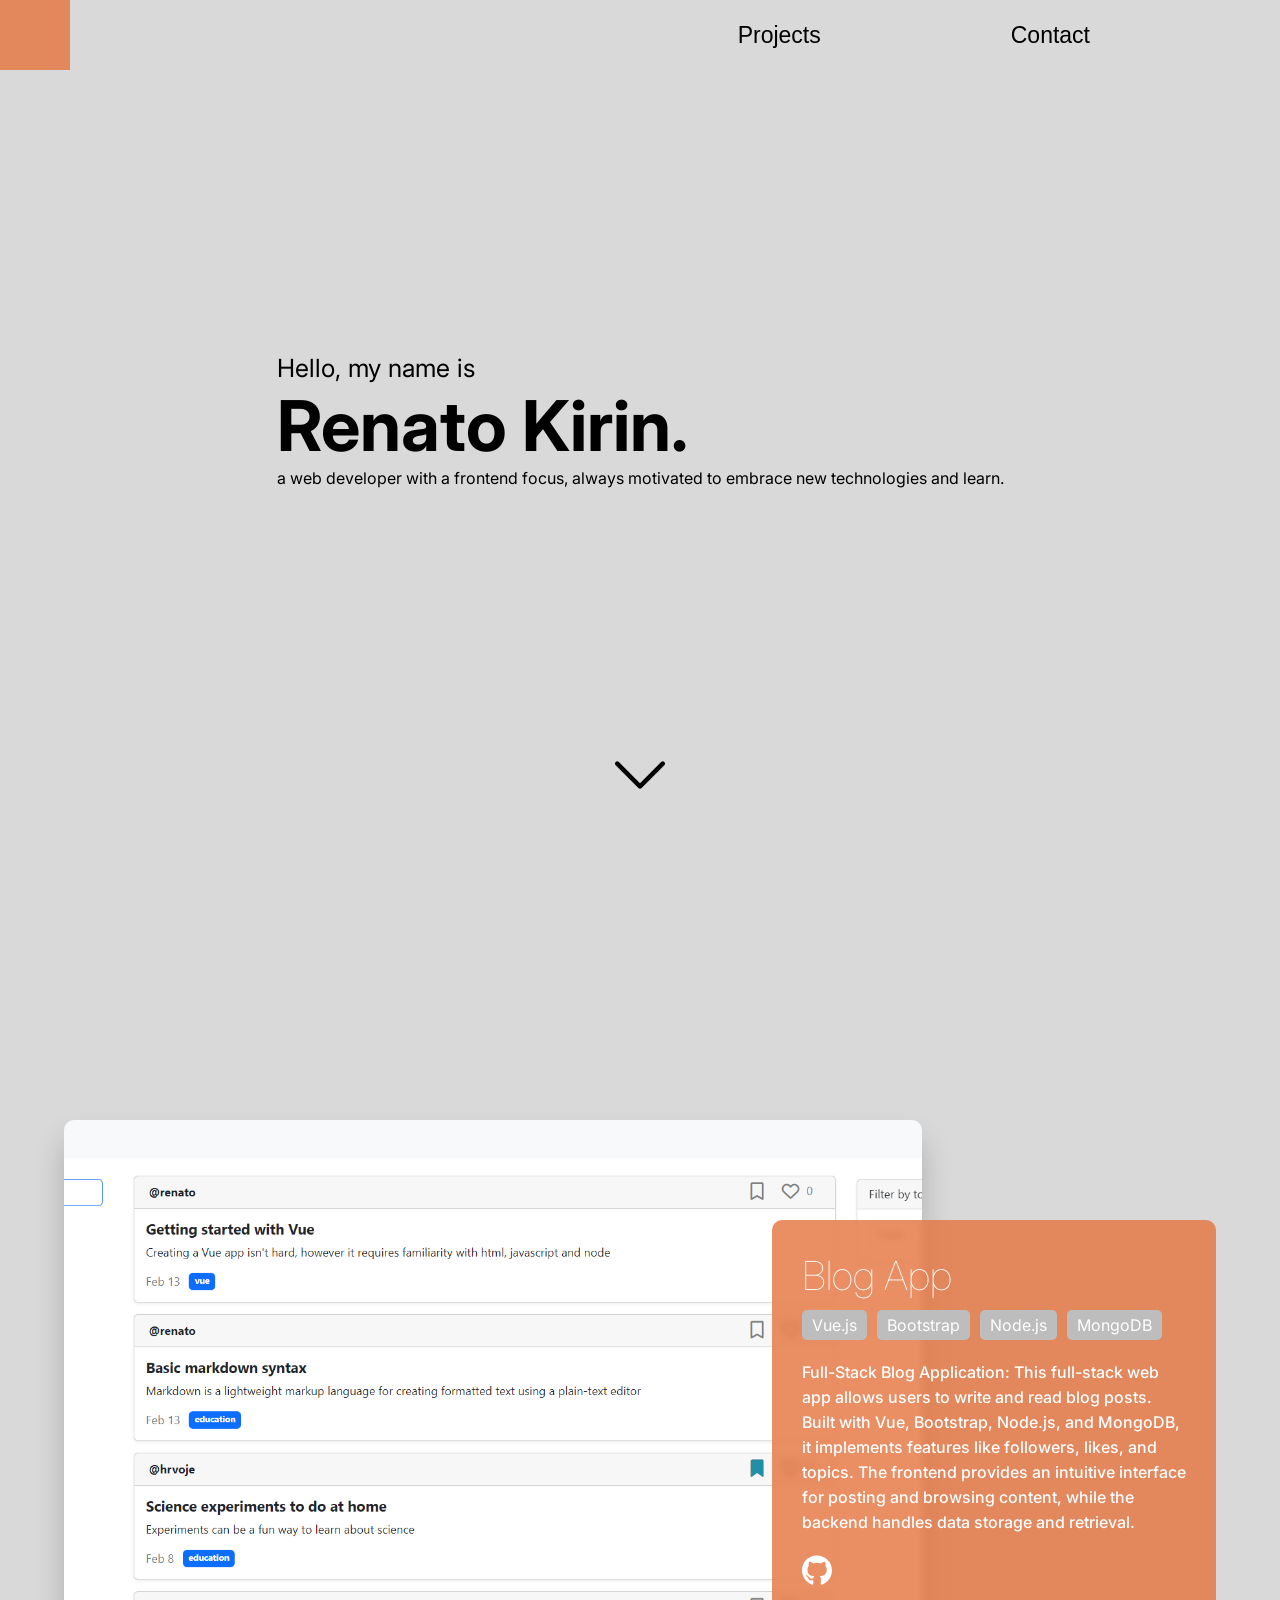
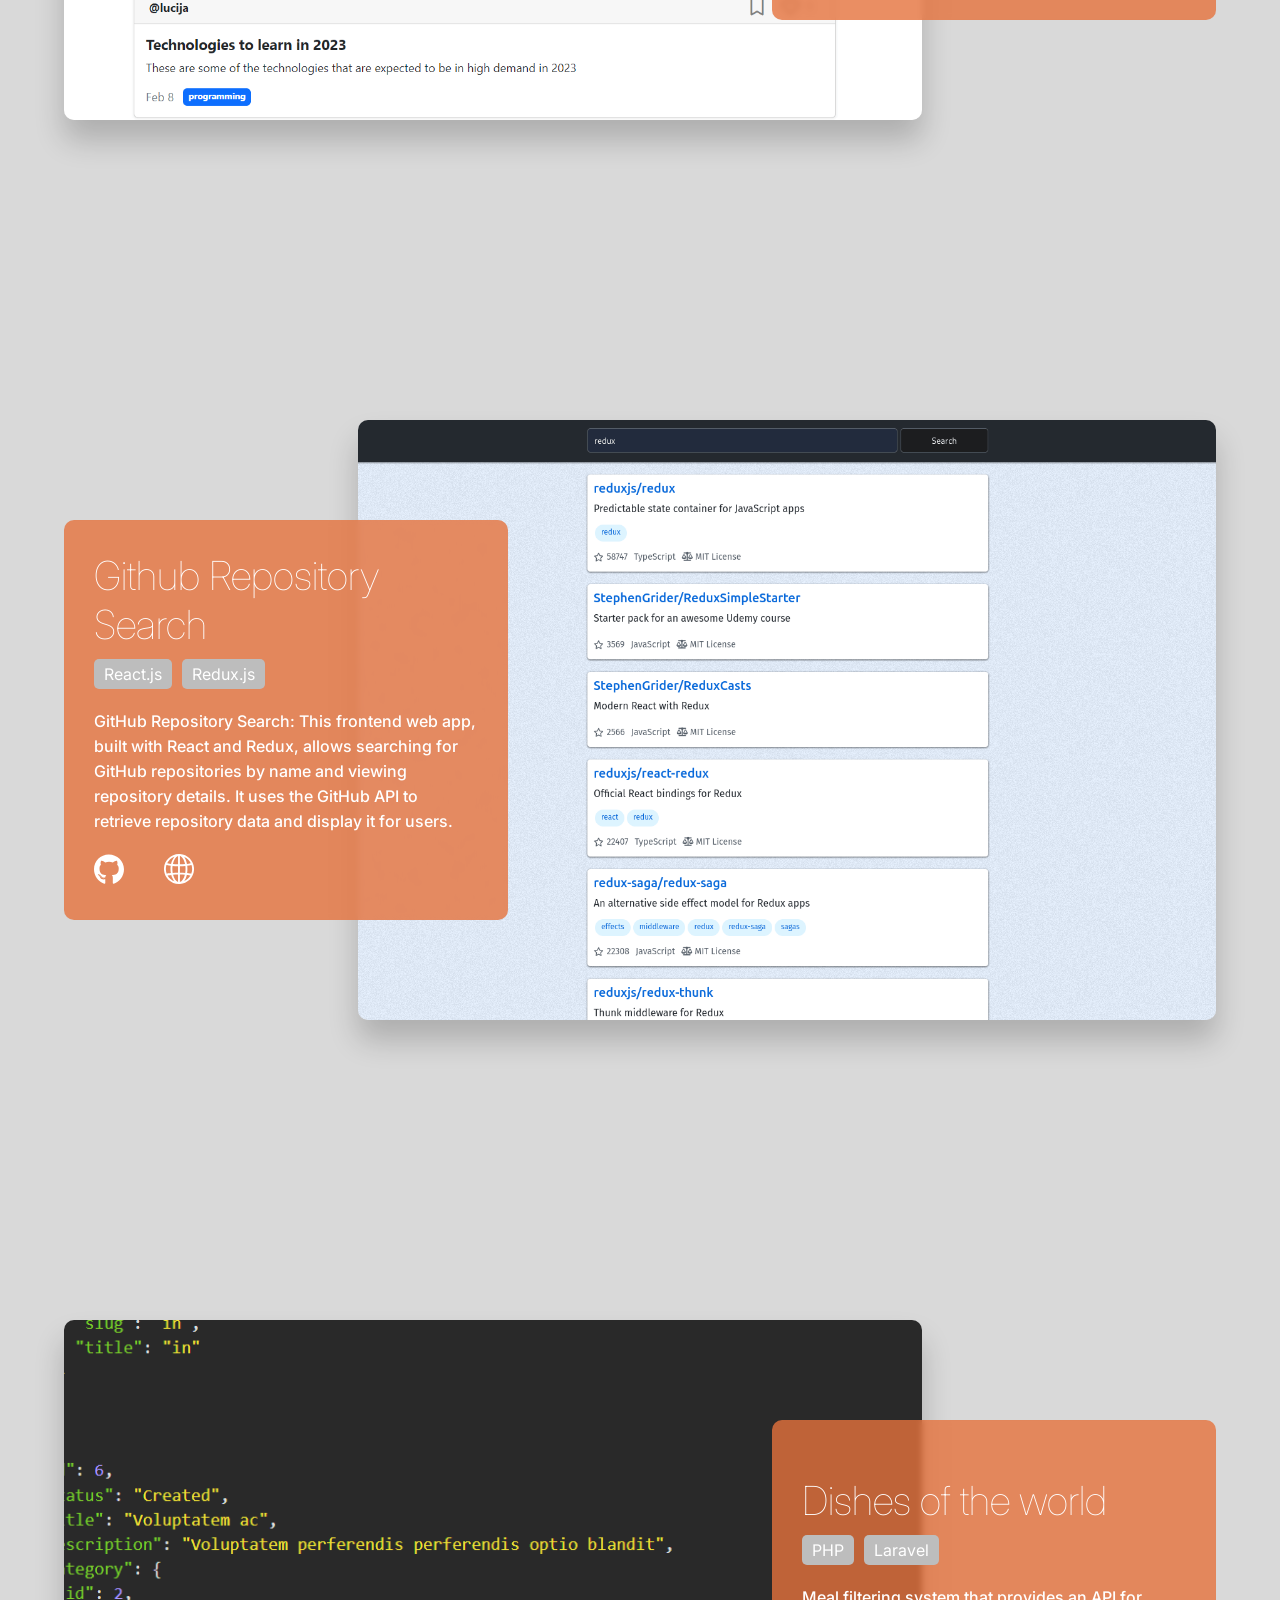
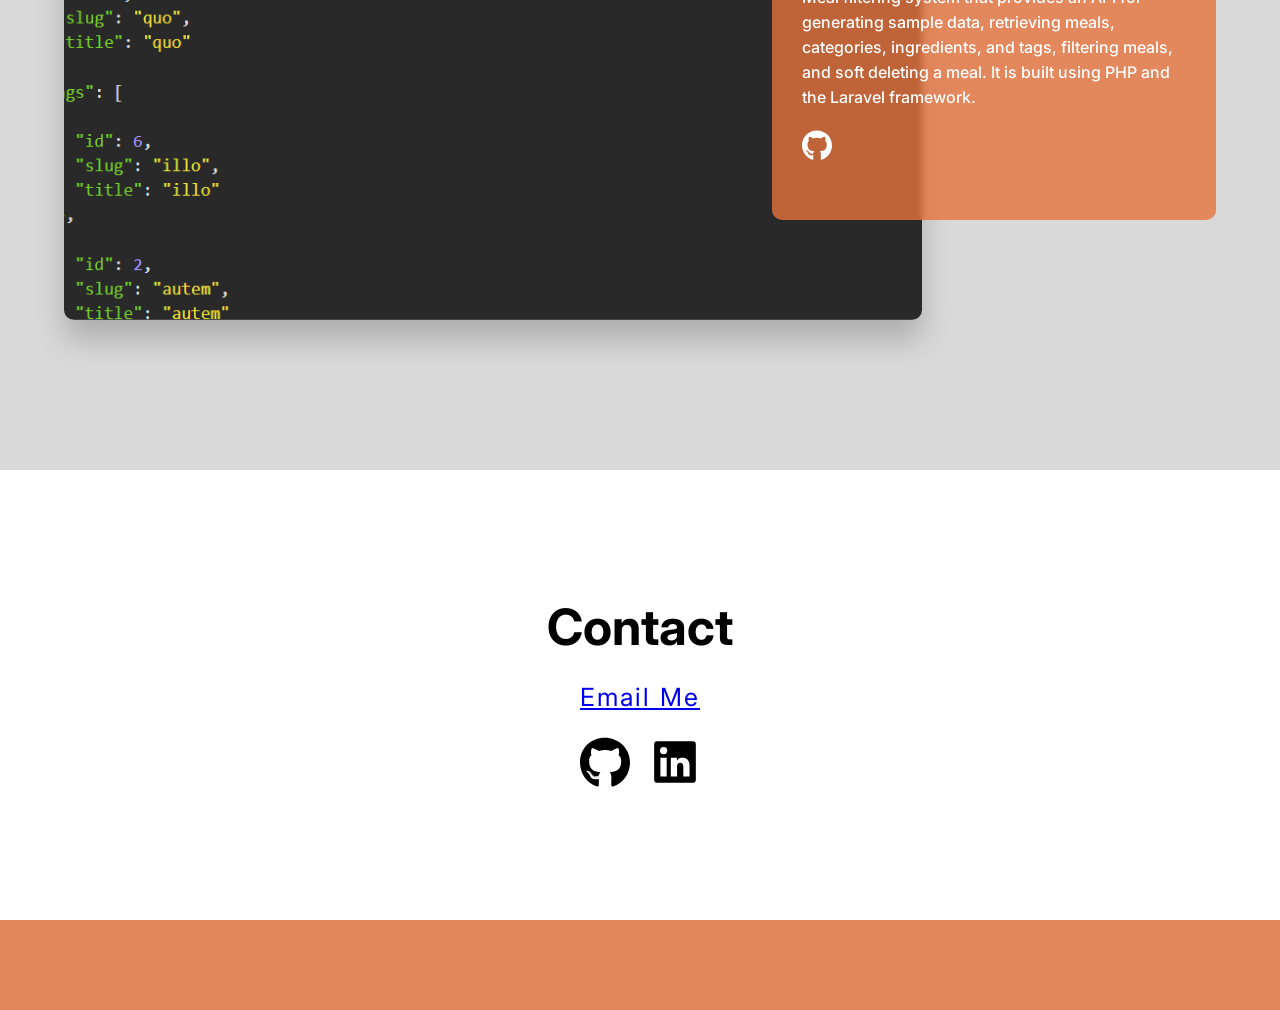
<file: index.html>
<!DOCTYPE html>
<html lang="en">

<head>
    <meta charset="UTF-8">
    <meta name="viewport" content="width=device-width, initial-scale=1.0">
    <title>Renato Kirin</title>
    <link rel="stylesheet" href="style.css">
    <script defer src="animations.js"></script>
</head>

<body>

    <div id="navbar" class="nav">
        <button onclick="scrollToIntro()" class="btn-home"></button>
        <button onclick="scrollToProjects()" class="btn-projects">Projects</button>
        <button onclick="scrollToContact()" class="btn-contact">Contact</button>
    </div>


    <section id="intro-scroll">

        <div class="intro">
            <div>Hello, my name is</div>
            <h1>Renato Kirin.</h1>
            <p>a web developer with a frontend focus, always motivated to embrace new technologies and learn.</p>

        </div>
        <svg class="arrow" style="margin-bottom: 300px;" fill="#000000" height="50px" width="50px" version="1.1"
            id="Layer_1" xmlns="http://www.w3.org/2000/svg" xmlns:xlink="http://www.w3.org/1999/xlink"
            viewBox="0 0 330 330" xml:space="preserve">
            <g id="SVGRepo_bgCarrier" stroke-width="0"></g>
            <g id="SVGRepo_tracerCarrier" stroke-linecap="round" stroke-linejoin="round"></g>
            <g id="SVGRepo_iconCarrier">
                <path id="XMLID_225_"
                    d="M325.607,79.393c-5.857-5.857-15.355-5.858-21.213,0.001l-139.39,139.393L25.607,79.393 c-5.857-5.857-15.355-5.858-21.213,0.001c-5.858,5.858-5.858,15.355,0,21.213l150.004,150c2.813,2.813,6.628,4.393,10.606,4.393 s7.794-1.581,10.606-4.394l149.996-150C331.465,94.749,331.465,85.251,325.607,79.393z">
                </path>
            </g>
        </svg>



    </section>


    <section id="projects-scroll">
        <div class="project-container">
            <div class="left pr-2"></div>

            <div class="card pos-right">
                <div class="content">
                    <h1>Blog App</h1>
                    <div class="skills">
                        <div class="skill">
                            Vue.js
                        </div>
                        <div class="skill">
                            Bootstrap
                        </div>
                        <div class="skill">
                            Node.js
                        </div>
                        <div class="skill">
                            MongoDB
                        </div>
                    </div>
                    <p>
                        Full-Stack Blog Application: This full-stack web app allows users to write and read blog posts.
                        Built with Vue, Bootstrap, Node.js, and MongoDB, it implements features like followers, likes,
                        and topics. The frontend provides an intuitive interface for posting and browsing content, while
                        the backend handles data storage and retrieval.
                    </p>

                    <div class="project-links">
                        <a href="https://github.com/renatokirin/wa-project-frontend" class="link">
                            <svg aria-hidden="true" focusable="false" data-prefix="fab" data-icon="github"
                                class="svg-inline--fa fa-github fa-w-16 " role="img" xmlns="http://www.w3.org/2000/svg"
                                viewBox="0 0 496 512">
                                <path fill="currentColor"
                                    d="M165.9 397.4c0 2-2.3 3.6-5.2 3.6-3.3.3-5.6-1.3-5.6-3.6 0-2 2.3-3.6 5.2-3.6 3-.3 5.6 1.3 5.6 3.6zm-31.1-4.5c-.7 2 1.3 4.3 4.3 4.9 2.6 1 5.6 0 6.2-2s-1.3-4.3-4.3-5.2c-2.6-.7-5.5.3-6.2 2.3zm44.2-1.7c-2.9.7-4.9 2.6-4.6 4.9.3 2 2.9 3.3 5.9 2.6 2.9-.7 4.9-2.6 4.6-4.6-.3-1.9-3-3.2-5.9-2.9zM244.8 8C106.1 8 0 113.3 0 252c0 110.9 69.8 205.8 169.5 239.2 12.8 2.3 17.3-5.6 17.3-12.1 0-6.2-.3-40.4-.3-61.4 0 0-70 15-84.7-29.8 0 0-11.4-29.1-27.8-36.6 0 0-22.9-15.7 1.6-15.4 0 0 24.9 2 38.6 25.8 21.9 38.6 58.6 27.5 72.9 20.9 2.3-16 8.8-27.1 16-33.7-55.9-6.2-112.3-14.3-112.3-110.5 0-27.5 7.6-41.3 23.6-58.9-2.6-6.5-11.1-33.3 2.6-67.9 20.9-6.5 69 27 69 27 20-5.6 41.5-8.5 62.8-8.5s42.8 2.9 62.8 8.5c0 0 48.1-33.6 69-27 13.7 34.7 5.2 61.4 2.6 67.9 16 17.7 25.8 31.5 25.8 58.9 0 96.5-58.9 104.2-114.8 110.5 9.2 7.9 17 22.9 17 46.4 0 33.7-.3 75.4-.3 83.6 0 6.5 4.6 14.4 17.3 12.1C428.2 457.8 496 362.9 496 252 496 113.3 383.5 8 244.8 8zM97.2 352.9c-1.3 1-1 3.3.7 5.2 1.6 1.6 3.9 2.3 5.2 1 1.3-1 1-3.3-.7-5.2-1.6-1.6-3.9-2.3-5.2-1zm-10.8-8.1c-.7 1.3.3 2.9 2.3 3.9 1.6 1 3.6.7 4.3-.7.7-1.3-.3-2.9-2.3-3.9-2-.6-3.6-.3-4.3.7zm32.4 35.6c-1.6 1.3-1 4.3 1.3 6.2 2.3 2.3 5.2 2.6 6.5 1 1.3-1.3.7-4.3-1.3-6.2-2.2-2.3-5.2-2.6-6.5-1zm-11.4-14.7c-1.6 1-1.6 3.6 0 5.9 1.6 2.3 4.3 3.3 5.6 2.3 1.6-1.3 1.6-3.9 0-6.2-1.4-2.3-4-3.3-5.6-2z">
                                </path>
                            </svg>
                        </a>

                    </div>

                </div>
            </div>


        </div>


    </section>


    <section>
        <div class="project-container">

            <div class="card pos-left">
                <div class="content">
                    <h1>Github Repository Search</h1>
                    <div class="skills">
                        <div class="skill">
                            React.js
                        </div>
                        <div class="skill">
                            Redux.js
                        </div>
                    </div>
                    <p>GitHub Repository Search: This frontend web app, built with React and Redux, allows searching for
                        GitHub repositories by name and viewing repository details. It uses the GitHub API to retrieve
                        repository data and display it for users.</p>

                    <div class="project-links">
                        <a href="https://github.com/renatokirin/github-repository-search" class="link">
                            <svg aria-hidden="true" focusable="false" data-prefix="fab" data-icon="github"
                                class="svg-inline--fa fa-github fa-w-16 " role="img" xmlns="http://www.w3.org/2000/svg"
                                viewBox="0 0 496 512">
                                <path fill="currentColor"
                                    d="M165.9 397.4c0 2-2.3 3.6-5.2 3.6-3.3.3-5.6-1.3-5.6-3.6 0-2 2.3-3.6 5.2-3.6 3-.3 5.6 1.3 5.6 3.6zm-31.1-4.5c-.7 2 1.3 4.3 4.3 4.9 2.6 1 5.6 0 6.2-2s-1.3-4.3-4.3-5.2c-2.6-.7-5.5.3-6.2 2.3zm44.2-1.7c-2.9.7-4.9 2.6-4.6 4.9.3 2 2.9 3.3 5.9 2.6 2.9-.7 4.9-2.6 4.6-4.6-.3-1.9-3-3.2-5.9-2.9zM244.8 8C106.1 8 0 113.3 0 252c0 110.9 69.8 205.8 169.5 239.2 12.8 2.3 17.3-5.6 17.3-12.1 0-6.2-.3-40.4-.3-61.4 0 0-70 15-84.7-29.8 0 0-11.4-29.1-27.8-36.6 0 0-22.9-15.7 1.6-15.4 0 0 24.9 2 38.6 25.8 21.9 38.6 58.6 27.5 72.9 20.9 2.3-16 8.8-27.1 16-33.7-55.9-6.2-112.3-14.3-112.3-110.5 0-27.5 7.6-41.3 23.6-58.9-2.6-6.5-11.1-33.3 2.6-67.9 20.9-6.5 69 27 69 27 20-5.6 41.5-8.5 62.8-8.5s42.8 2.9 62.8 8.5c0 0 48.1-33.6 69-27 13.7 34.7 5.2 61.4 2.6 67.9 16 17.7 25.8 31.5 25.8 58.9 0 96.5-58.9 104.2-114.8 110.5 9.2 7.9 17 22.9 17 46.4 0 33.7-.3 75.4-.3 83.6 0 6.5 4.6 14.4 17.3 12.1C428.2 457.8 496 362.9 496 252 496 113.3 383.5 8 244.8 8zM97.2 352.9c-1.3 1-1 3.3.7 5.2 1.6 1.6 3.9 2.3 5.2 1 1.3-1 1-3.3-.7-5.2-1.6-1.6-3.9-2.3-5.2-1zm-10.8-8.1c-.7 1.3.3 2.9 2.3 3.9 1.6 1 3.6.7 4.3-.7.7-1.3-.3-2.9-2.3-3.9-2-.6-3.6-.3-4.3.7zm32.4 35.6c-1.6 1.3-1 4.3 1.3 6.2 2.3 2.3 5.2 2.6 6.5 1 1.3-1.3.7-4.3-1.3-6.2-2.2-2.3-5.2-2.6-6.5-1zm-11.4-14.7c-1.6 1-1.6 3.6 0 5.9 1.6 2.3 4.3 3.3 5.6 2.3 1.6-1.3 1.6-3.9 0-6.2-1.4-2.3-4-3.3-5.6-2z">
                                </path>
                            </svg>
                        </a>

                        <a href="https://renatokirin.github.io/github-repository-search" class="link">
                            <svg fill="#ffffff" viewBox="0 0 32 32" version="1.1" xmlns="http://www.w3.org/2000/svg">
                                <g id="SVGRepo_bgCarrier" stroke-width="0"></g>
                                <g id="SVGRepo_tracerCarrier" stroke-linecap="round" stroke-linejoin="round"></g>
                                <g id="SVGRepo_iconCarrier">
                                    <path
                                        d="M32.032 16c0-8.501-6.677-15.472-15.072-15.969-0.173-0.019-0.346-0.032-0.523-0.032-0.052 0-0.104 0.005-0.156 0.007-0.093-0.002-0.186-0.007-0.281-0.007-8.84 0-16.032 7.178-16.032 16.001s7.192 16.001 16.032 16.001c0.094 0 0.188-0.006 0.281-0.008 0.052 0.002 0.104 0.008 0.156 0.008 0.176 0 0.349-0.012 0.523-0.032 8.395-0.497 15.072-7.468 15.072-15.969zM29.049 21.151c-0.551-0.16-1.935-0.507-4.377-0.794 0.202-1.381 0.313-2.84 0.313-4.357 0-1.196-0.069-2.354-0.197-3.469 3.094-0.37 4.45-0.835 4.54-0.867l-0.372-1.050c0.695 1.659 1.080 3.478 1.080 5.386 0 1.818-0.352 3.555-0.987 5.151zM8.921 16c0-1.119 0.074-2.212 0.21-3.263 1.621 0.127 3.561 0.222 5.839 0.243v6.939c-2.219 0.021-4.114 0.111-5.709 0.234-0.22-1.319-0.34-2.715-0.34-4.154zM16.967 2.132c2.452 0.711 4.552 4.115 5.492 8.628-1.512 0.12-3.332 0.209-5.492 0.229v-8.857zM14.971 2.156v8.832c-2.136-0.021-3.965-0.109-5.502-0.226 0.96-4.457 3.076-7.836 5.502-8.606zM14.971 21.913l0 7.929c-2.263-0.718-4.256-3.705-5.293-7.719 1.492-0.11 3.253-0.189 5.292-0.21zM16.967 29.868l-0-7.955c2.061 0.020 3.814 0.102 5.288 0.217-1.019 4.067-3 7.076-5.288 7.738zM16.967 19.92l0-6.939c2.291-0.021 4.218-0.118 5.818-0.25 0.131 1.053 0.203 2.147 0.203 3.268 0 1.442-0.116 2.84-0.329 4.16-1.575-0.128-3.462-0.219-5.692-0.24zM28.588 9.81c-0.302 0.094-1.564 0.453-4.094 0.751-0.564-2.998-1.584-5.561-2.91-7.412 3.048 1.325 5.535 3.697 7.005 6.661zM11.213 2.831c-1.632 1.873-2.963 4.568-3.691 7.754-2.265-0.245-3.623-0.534-4.166-0.665 1.585-3.27 4.407-5.836 7.856-7.088zM2.614 11.787c0.385 0.104 1.841 0.467 4.549 0.766-0.155 1.107-0.24 2.26-0.24 3.447 0 1.509 0.136 2.96 0.383 4.334-2.325 0.251-3.755 0.552-4.396 0.706-0.607-1.566-0.944-3.264-0.944-5.041 0-1.467 0.228-2.883 0.649-4.213zM3.784 22.886c0.727-0.154 2.029-0.39 3.956-0.591 0.759 2.803 1.993 5.175 3.473 6.874-3.16-1.148-5.79-3.398-7.429-6.282v0zM21.583 28.849c1.195-1.665 2.14-3.907 2.728-6.525 1.982 0.227 3.226 0.494 3.853 0.652-1.5 2.596-3.808 4.669-6.581 5.873z">
                                    </path>
                                </g>
                            </svg>
                        </a>
                    </div>

                </div>
            </div>

            <div class="left pr-1"></div>


        </div>


    </section>



    <section>
        <div class="project-container">

            <div class="left pr-3"></div>

            <div class="card pos-right">
                <div class="content">
                    <h1>Dishes of the world</h1>
                    <div class="skills">
                        <div class="skill">
                            PHP
                        </div>
                        <div class="skill">
                            Laravel
                        </div>
                    </div>
                    <p>Meal filtering system that provides an API for generating sample data, retrieving meals,
                        categories, ingredients, and tags, filtering meals, and soft deleting a meal. It is built using
                        PHP and the Laravel framework.</p>

                    <div class="project-links">
                        <a href="https://github.com/renatokirin/dishes_of_the_world" class="link">
                            <svg aria-hidden="true" focusable="false" data-prefix="fab" data-icon="github"
                                class="svg-inline--fa fa-github fa-w-16 " role="img" xmlns="http://www.w3.org/2000/svg"
                                viewBox="0 0 496 512">
                                <path fill="currentColor"
                                    d="M165.9 397.4c0 2-2.3 3.6-5.2 3.6-3.3.3-5.6-1.3-5.6-3.6 0-2 2.3-3.6 5.2-3.6 3-.3 5.6 1.3 5.6 3.6zm-31.1-4.5c-.7 2 1.3 4.3 4.3 4.9 2.6 1 5.6 0 6.2-2s-1.3-4.3-4.3-5.2c-2.6-.7-5.5.3-6.2 2.3zm44.2-1.7c-2.9.7-4.9 2.6-4.6 4.9.3 2 2.9 3.3 5.9 2.6 2.9-.7 4.9-2.6 4.6-4.6-.3-1.9-3-3.2-5.9-2.9zM244.8 8C106.1 8 0 113.3 0 252c0 110.9 69.8 205.8 169.5 239.2 12.8 2.3 17.3-5.6 17.3-12.1 0-6.2-.3-40.4-.3-61.4 0 0-70 15-84.7-29.8 0 0-11.4-29.1-27.8-36.6 0 0-22.9-15.7 1.6-15.4 0 0 24.9 2 38.6 25.8 21.9 38.6 58.6 27.5 72.9 20.9 2.3-16 8.8-27.1 16-33.7-55.9-6.2-112.3-14.3-112.3-110.5 0-27.5 7.6-41.3 23.6-58.9-2.6-6.5-11.1-33.3 2.6-67.9 20.9-6.5 69 27 69 27 20-5.6 41.5-8.5 62.8-8.5s42.8 2.9 62.8 8.5c0 0 48.1-33.6 69-27 13.7 34.7 5.2 61.4 2.6 67.9 16 17.7 25.8 31.5 25.8 58.9 0 96.5-58.9 104.2-114.8 110.5 9.2 7.9 17 22.9 17 46.4 0 33.7-.3 75.4-.3 83.6 0 6.5 4.6 14.4 17.3 12.1C428.2 457.8 496 362.9 496 252 496 113.3 383.5 8 244.8 8zM97.2 352.9c-1.3 1-1 3.3.7 5.2 1.6 1.6 3.9 2.3 5.2 1 1.3-1 1-3.3-.7-5.2-1.6-1.6-3.9-2.3-5.2-1zm-10.8-8.1c-.7 1.3.3 2.9 2.3 3.9 1.6 1 3.6.7 4.3-.7.7-1.3-.3-2.9-2.3-3.9-2-.6-3.6-.3-4.3.7zm32.4 35.6c-1.6 1.3-1 4.3 1.3 6.2 2.3 2.3 5.2 2.6 6.5 1 1.3-1.3.7-4.3-1.3-6.2-2.2-2.3-5.2-2.6-6.5-1zm-11.4-14.7c-1.6 1-1.6 3.6 0 5.9 1.6 2.3 4.3 3.3 5.6 2.3 1.6-1.3 1.6-3.9 0-6.2-1.4-2.3-4-3.3-5.6-2z">
                                </path>
                            </svg>
                        </a>
                    </div>

                </div>
            </div>


        </div>


    </section>




    <div class="section-sm" id="contact-scroll">

        <h1 style="font-size: 50px;">Contact</h1>

        <a class="email" href="mailto:renatokirin@gmail.com">Email Me</a>

        <div class="contact-links">
            <a class="" href="https://github.com/renatokirin">
                <svg aria-hidden="true" focusable="false" data-prefix="fab" data-icon="github"
                    class="svg-inline--fa fa-github fa-w-16 " role="img" xmlns="http://www.w3.org/2000/svg"
                    viewBox="0 0 496 512">
                    <path fill="currentColor"
                        d="M165.9 397.4c0 2-2.3 3.6-5.2 3.6-3.3.3-5.6-1.3-5.6-3.6 0-2 2.3-3.6 5.2-3.6 3-.3 5.6 1.3 5.6 3.6zm-31.1-4.5c-.7 2 1.3 4.3 4.3 4.9 2.6 1 5.6 0 6.2-2s-1.3-4.3-4.3-5.2c-2.6-.7-5.5.3-6.2 2.3zm44.2-1.7c-2.9.7-4.9 2.6-4.6 4.9.3 2 2.9 3.3 5.9 2.6 2.9-.7 4.9-2.6 4.6-4.6-.3-1.9-3-3.2-5.9-2.9zM244.8 8C106.1 8 0 113.3 0 252c0 110.9 69.8 205.8 169.5 239.2 12.8 2.3 17.3-5.6 17.3-12.1 0-6.2-.3-40.4-.3-61.4 0 0-70 15-84.7-29.8 0 0-11.4-29.1-27.8-36.6 0 0-22.9-15.7 1.6-15.4 0 0 24.9 2 38.6 25.8 21.9 38.6 58.6 27.5 72.9 20.9 2.3-16 8.8-27.1 16-33.7-55.9-6.2-112.3-14.3-112.3-110.5 0-27.5 7.6-41.3 23.6-58.9-2.6-6.5-11.1-33.3 2.6-67.9 20.9-6.5 69 27 69 27 20-5.6 41.5-8.5 62.8-8.5s42.8 2.9 62.8 8.5c0 0 48.1-33.6 69-27 13.7 34.7 5.2 61.4 2.6 67.9 16 17.7 25.8 31.5 25.8 58.9 0 96.5-58.9 104.2-114.8 110.5 9.2 7.9 17 22.9 17 46.4 0 33.7-.3 75.4-.3 83.6 0 6.5 4.6 14.4 17.3 12.1C428.2 457.8 496 362.9 496 252 496 113.3 383.5 8 244.8 8zM97.2 352.9c-1.3 1-1 3.3.7 5.2 1.6 1.6 3.9 2.3 5.2 1 1.3-1 1-3.3-.7-5.2-1.6-1.6-3.9-2.3-5.2-1zm-10.8-8.1c-.7 1.3.3 2.9 2.3 3.9 1.6 1 3.6.7 4.3-.7.7-1.3-.3-2.9-2.3-3.9-2-.6-3.6-.3-4.3.7zm32.4 35.6c-1.6 1.3-1 4.3 1.3 6.2 2.3 2.3 5.2 2.6 6.5 1 1.3-1.3.7-4.3-1.3-6.2-2.2-2.3-5.2-2.6-6.5-1zm-11.4-14.7c-1.6 1-1.6 3.6 0 5.9 1.6 2.3 4.3 3.3 5.6 2.3 1.6-1.3 1.6-3.9 0-6.2-1.4-2.3-4-3.3-5.6-2z">
                    </path>
                </svg>
            </a>

            <a class="" href="https://www.linkedin.com/in/renato-kirin/">
                <svg xmlns="http://www.w3.org/2000/svg" viewBox="0 0 24 24" data-supported-dps="24x24"
                    fill="currentColor" focusable="false">
                    <path
                        d="M20.5 2h-17A1.5 1.5 0 002 3.5v17A1.5 1.5 0 003.5 22h17a1.5 1.5 0 001.5-1.5v-17A1.5 1.5 0 0020.5 2zM8 19H5v-9h3zM6.5 8.25A1.75 1.75 0 118.3 6.5a1.78 1.78 0 01-1.8 1.75zM19 19h-3v-4.74c0-1.42-.6-1.93-1.38-1.93A1.74 1.74 0 0013 14.19a.66.66 0 000 .14V19h-3v-9h2.9v1.3a3.11 3.11 0 012.7-1.4c1.55 0 3.36.86 3.36 3.66z">
                    </path>
                </svg>
            </a>
        </div>

    </div>

    <div class="section-divide"></div>



</body>

</html>
</file>
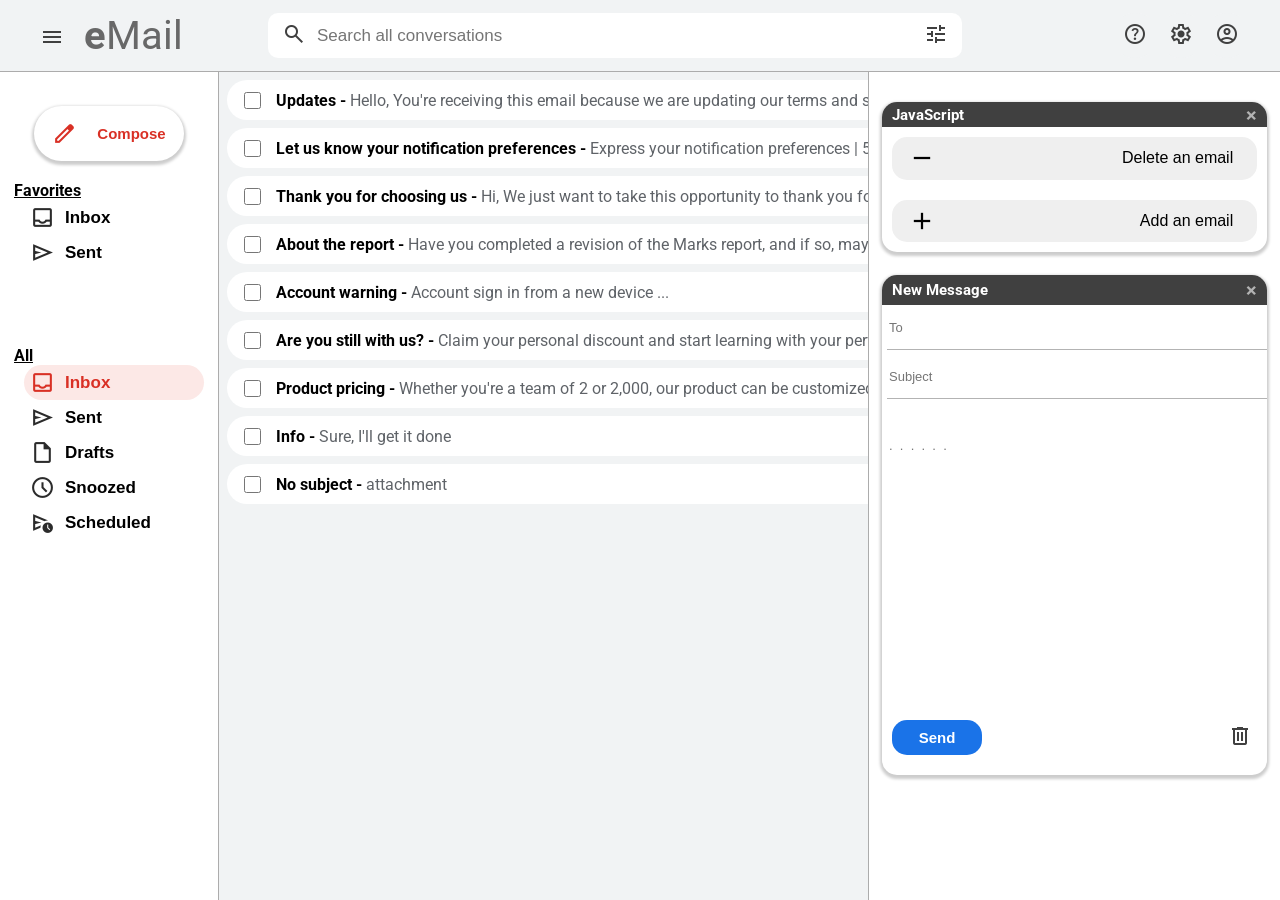
<file: mail/index.html>
<!DOCTYPE html>
<html lang="en">
<head>
    <meta charset="UTF-8">
    <meta name="viewport" content="width=device-width, initial-scale=1.0">
    <link rel="stylesheet" href="style.css">
    <link rel="stylesheet" href="https://fonts.googleapis.com/css2?family=Material+Symbols+Outlined:opsz,wght,FILL,GRAD@20..48,100..700,0..1,-50..200" />

    <title>eMail</title>
</head>
<body>
    
    <header>
    
        <div class="logo">
            <span class="material-symbols-outlined">
                menu
            </span>    
            <b>e</b>Mail
        </div>

        <button class="btn-search">
            <span class="material-symbols-outlined">
                search
            </span>
        </button>

        <form action="form">
            <input type="text" id="search" class="search" placeholder="Search all conversations">             
        </form>

        <button class="btn-advanced-search">
            <span class="material-symbols-outlined">
                tune
            </span>
        </button>


        <button class="btn-right-side support">
            <span class="material-symbols-outlined">
                help
            </span>            
        </button>

        <button class="btn-right-side settings">
            <span class="material-symbols-outlined">
                settings
            </span>
        </button>

        <button class="btn-right-side account">
            <span class="material-symbols-outlined">
                account_circle
            </span>
        </button>


        
    </header>


    <div class="content">

        <div class="sidebar">

            <button class="btn-compose">
                <span class="material-symbols-outlined">
                    edit
                </span>
                Compose
            </button>

            <div class="h-sidebar">
                Favorites
            </div>

            <button class="line">
                <span class="material-symbols-outlined">
                    inbox
                </span>
                Inbox
            </button>


            <button class="line">
                <span class="material-symbols-outlined">
                    send
                </span>
                Sent
            </button>


            <br><br><br><br>

            <div class="h-sidebar">
                All
            </div>

            <button class="line inbox">

                <span class="material-symbols-outlined">
                    inbox
                </span>
                Inbox
            </button>            

            <button class="line">
                <span class="material-symbols-outlined">
                    send
                </span>
                Sent
            </button>


            <button class="line">
                <span class="material-symbols-outlined">
                    draft
                </span>
                Drafts
            </button>

            <button class="line">
                <span class="material-symbols-outlined">
                    schedule
                </span>
                Snoozed <br>
            </button>

            <button class="line">
                <span class="material-symbols-outlined">
                    schedule_send
                </span>            
                Scheduled
            </button>

        </div>



        <div class="container">


        </div>

        <div class="right-side-content">

            <div class="javascript-control">

                <div class="top">
                    <b>JavaScript</b>
                    <b> × </b>
                </div>


                <button class="btn-remove btn-control">
                    <span class="material-symbols-outlined">
                        remove
                    </span>     
                    Delete an email &nbsp&nbsp&nbsp
                </button>

                <button class="btn-add btn-control">
                    <span class="material-symbols-outlined">
                        add
                    </span>     
                    Add an email &nbsp&nbsp&nbsp
                </button>

            </div>
            
            
            <div class="compose-container">

                <div class="top">
                    <b>New Message</b>
                    <b> × </b>
                </div>
                
                <div class="to">
                    <input type="text" placeholder="To">
                </div>

                <div class="subject">
                    <input type="text" placeholder="Subject">
                </div>

                <div class="message-input">
                    <input type="text" placeholder=".  .  .  .  .  .">
                </div>


                <div class="message-buttons">

                    <button class="send">
                        Send
                    </button>

                    <button class="trash">
                        <span class="material-symbols-outlined">
                            delete
                        </span>
                    </button>

                </div>

            </div>

        </div>


    </div>



    <script src="script.js"></script>
</body>
</html>
</file>
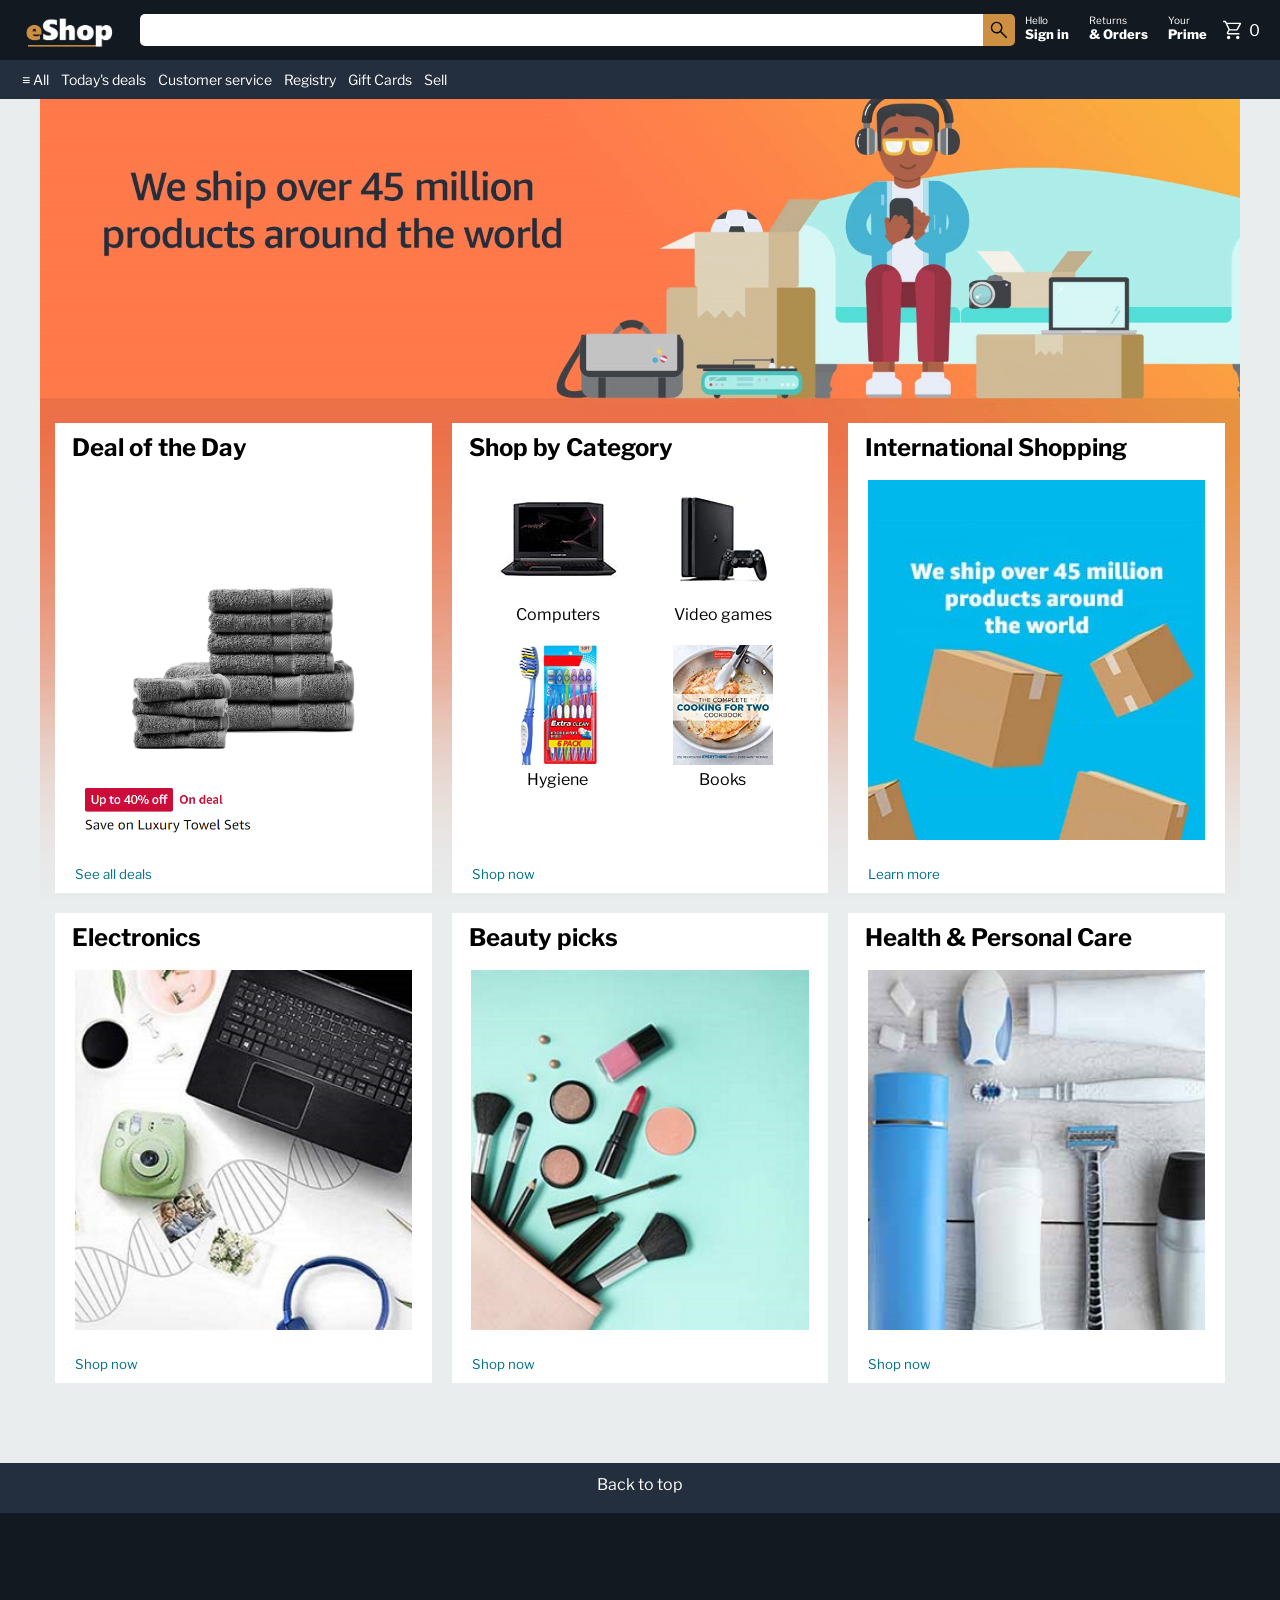
<file: webshop/index.html>
<!DOCTYPE html>
<html lang="en">

<head>
    <meta charset="UTF-8">
    <meta http-equiv="X-UA-Compatible" content="IE=edge">
    <meta nme="description" content="">
    <meta name="viewport" content="width=device-width, initial-scale=1.0">
    <title>WebShop</title>
    <link rel="stylesheet" href="styles.css">
</head>


<body>

    <a name="top"></a>

    <div class="header">
        <img class="header__logo" src="res/logo.png">

        <div class="header__search">
            <input class="header__searchInput" type="text">
            
            <img class="header__searchIcon" src="res/search.svg">
        </div>

        <div class="header__nav">

            <div class="header__option">
                <span class="header__optionLineOne">
                    Hello
                </span>
                <span class="header__optionLineTwo">
                    Sign in
                </span>
            </div>

            <div class="header__option">
                <span class="header__optionLineOne">
                    Returns
                </span>
                <span class="header__optionLineTwo">
                    & Orders
                </span>
            </div>

            <div class="header__option">
                <span class="header__optionLineOne">
                    Your
                </span>
                <span class="header__optionLineTwo">
                    Prime
                </span>
            </div>

            <div class="header__optionBasket">
                <img class="header__optionBasketIcon" src="res/shoppingcart.svg">
                
                <span class="header_optionLineTwo header_basketCount">
                    0
                </span>
            </div>


        </div>

    </div>

    <div class="small__header">
        <div class="small__header__option">
            <b>≡</b> All
        </div>
        <div class="small__header__option">
            Today's deals
        </div>
        <div class="small__header__option">
            Customer service
        </div>
        <div class="small__header__option">
            Registry
        </div>
        <div class="small__header__option">
            Gift Cards
        </div>
        <div class="small__header__option">
            Sell
        </div>
    </div>




    <div class="home">
        
        <div class="home__container">
            <img class="home__image" src="res/banner_small.png">
        
        
            <div class="home__row">
        
                <div class="product">
        
                    <div class="product__info">
                        <p class="product__heading">Deal of the Day</p>
                    </div>
        
        
        
                    <img src="res/deal.png">
        
                    <button>See all deals</button>
        
                </div>
        
        
                <div class="product">
        
                    <div class="product__info">
                        <p class="product__heading">Shop by Category</p>
                    </div>
        
        
        
                    <div class="grid">
                        <div class="grid__category">
                            <img class="grid__image" src="res/computer.png">
                            Computers
                        </div>
                        <div class="grid__category">
                            <img class="grid__image" src="res/console.png">
                            Video games
                        </div>
                        <div class="grid__category">
                            <img class="grid__image" src="res/toothbrush.png">
                            Hygiene
                        </div>
                        <div class="grid__category">
                            <img class="grid__image" src="res/book.png">
                            Books
                        </div>
        
                    </div>

        
                    <button>Shop now</button>
        
                </div>
        
                <div class="product">
        
                    <div class="product__info">
                        <p class="product__heading">International Shopping</p>
                    </div>
        
        
        
                    <img src="res/shipping.png">
        
                    <button>Learn more</button>
        
                </div>
        
            </div>
        
        
        
            <div class="home__row">
        
                <div class="product">
        
                    <div class="product__info">
                        <p class="product__heading">Electronics</p>
                    </div>
        
        
        
                    <img src="res/electronics.png">
        
                    <button>Shop now</button>
        
                </div>
        
                <div class="product">
        
                    <div class="product__info">
                        <p class="product__heading">Beauty picks</p>
                    </div>
        
        
        
                    <img src="res/beauty.png">
        
                    <button>Shop now</button>
        
                </div>

                <div class="product">
        
                    <div class="product__info">
                        <p class="product__heading">Health & Personal Care</p>
                    </div>
        
                    <img src="res/health.png">
        
                    <button>Shop now</button>
        
                </div>
        
        
        
            </div>
        
        
        </div>

    </div>


    <div class="back">
        <a class="back__button" href="#top">Back to top</a>
    </div>

    <div class="footer">

    </div>



</body>


</html>
</file>
<file: style.css>
@import url('https://fonts.googleapis.com/css2?family=Inter:wght@300;400;500;600&display=swap');

* {
    padding: 0;
    margin: 0;
    box-sizing: border-box;
}

html {
    font-family: "Inter";
}

body {
    background-color: #d9d9d9;
}

.nav {
    position: sticky;
    top: 0;
    z-index: 1000;

    display: none;
    transition: top 0.3s;

    display: flex;
    align-items: center;
    gap: 190px;
    background-color: #d9d9d9;
}

.nav button {
    font-size: 23px;
    color: black;
    border: none;
    cursor: pointer;
}

.btn-home {
    background-color: rgb(227, 135, 92);
    width: 70px;
    height: 70px;
}

.btn-projects {
    margin-left: auto;
    background: none;
}


.btn-contact {
    margin-right: 190px;
    background: none;
}


section {
    min-height: 100vh;
    width: 100%;
    display: flex;
    flex-direction: column;
    align-items: center;
    justify-content: center;
}

.section-sm {
    min-height: 50vh;
    width: 100%;
    display: flex;
    flex-direction: column;
    gap: 25px;
    align-items: center;
    justify-content: center;
    background-color: #ffffff;
}

.section-divide {
    min-height: 10vh;
    width: 100%;
    background-color: rgba(229, 114, 61, 0.8);
}

.intro {
    display: flex;
    flex-direction: column;
    margin-top: -200px;
    margin-left: 30px;
    margin-right: 30px;
}

.intro div {
    font-size: 25px;
    width: 100%;
}

.intro h1 {
    font-size: 70px;
    width: 100%;
}

.intro p {
    width: 400px;
    width: 100%;
}


.arrow {
    position: absolute;
    margin-top: 90vh;
}


.project-container {
    width: 90%;
    max-width: 1400px;
    margin: 50px auto;
    display: flex;
    align-items: center;
    justify-content: center;
}

.left {
    width: 100%;
    height: 600px;

    border-radius: 10px;
    box-shadow: rgba(0, 0, 0, 0.2) 0px 20px 30px;
}

.pr-1 {
    background: url(img/screen1.png) no-repeat center / cover;
}

.pr-2 {
    background: url(img/screen2.png) no-repeat center / cover;
}

.pr-3 {
    background: url(img/screen3.png) no-repeat center / cover;
}

.card {
    width: 50%;
    min-height: 400px;
    background-color: rgba(229, 114, 61, 0.8);
    display: flex;
    flex-direction: column;
    align-items: center;
    justify-content: center;
    padding: 30px;
    border-radius: 10px;
    color: white;
    -webkit-backdrop-filter: blur(3px);
    backdrop-filter: blur(3px);
}

.skills {
    margin-top: 10px;
    display: flex;
    flex-wrap: wrap;
    gap: 10px;
}

.skill {
    padding: 5px 10px;
    background-color: #bdbdbd;
    border-radius: 5px;
}

.pos-right {
    margin-left: -150px;
}

.pos-left {
    z-index: 10;
    margin-right: -150px;
}

.card h1 {
    font-size: 40px;
    font-weight: lighter;
}

.card p {
    margin: 20px 0;
    font-weight: 500;
    line-height: 25px;
}

.project-links {
    display: flex;
    gap: 40px;
}

.link {
    color: white;
    text-decoration: none;
}

.link svg {
    width: 30px;
}

.email {
    font-size: 25px;
    letter-spacing: 2px;
}

.contact-links {
    display: flex;
    gap: 20px;
}

.contact-links svg {
    width: 50px;
    color: black;
}


@media only screen and (max-width: 850px) {
    .nav {
        flex-direction: column;
        gap: 15px;
    }

    .btn-home {
        width: 100%;
        height: 35px;
    }

    .btn-projects {
        margin: 0;
    }

    .btn-contact {
        margin: 0;
    }

    .pr-1 {
        background: url(img/screen1-sm.png) no-repeat center / cover;
    }
    
    .pr-2 {
        background: url(img/screen2-sm.png) no-repeat center / cover;
    }    
}

@media only screen and (max-width: 768px) {
    .project-container {
        flex-direction: column;
        width: 100%;
        margin: 0 20px;
    }

    .left {
        width: 100%;
        height: 400px;
    }

    .pos-right {
        width: 90%;
        margin: 0;
        margin-top: -100px;
    }

    .pos-left {
        width: 90%;
        margin: 0;
        margin-bottom: -700px;
    }

    .section-sm {
        margin-top: 100px;
    }
}

@media only screen and (max-height: 718px) {
    .section-sm {
        margin-top: 200px;
    }

    section {
        margin-top: 200px;
    }
}


/* animations */
.hidden {
    opacity: 0;
    transition: all 0.5s;
    filter: blur(5px);
    transform: translateX(-100%);
}

.show {
    opacity: 1;
    filter: blur(0);
    transform: translateX(0);
}
</file>
<file: mail/style.css>
@import url('https://fonts.googleapis.com/css2?family=Roboto:wght@400;700&display=swap');


* {
    box-sizing: border-box;
}

body {
    font-family: 'Roboto', sans-serif;
    margin: 0;
}

header {
    display: flex;
    justify-content: left;
    align-items: center;
    height: 8vh;
    background-color: #f1f3f4;
    border-bottom: 1px #acacac solid;
}

header .material-symbols-outlined {
    color: #404040;
}

.logo {
    margin-left: 40px;
    margin-right: 85px;
    font-size: 40px;
    color: rgb(104, 104, 104);
}

.logo .material-symbols-outlined {
    margin-right: 10px;
}

.search {
    width: 600px;
    height: 45px;
    border: none;
    font-size: 17px;
}

.search:focus {
    outline: none;
}

.btn-search {
    border-radius: 10px 0px 0px 10px;
    background-color: white;
    border: none;
    padding: 9px;
    padding-left: 14px;
    cursor: pointer;    
}

.btn-advanced-search {
    background-color: white;
    border-style: none;
    border: none;
    padding: 9px;
    padding-right: 14px;
    cursor: pointer;
    border-radius: 0px 10px 10px 0px;
}

.btn-right-side {
    background-color: #f1f3f4;
    border: none;
    padding: 9px;
    cursor: pointer;
    border-radius: 30px;
    padding-left: 11px;
    padding-right: 11px;
}

.btn-right-side:hover {
    background-color: white;
}

.support {
    margin-left: auto;
}

.account {
    margin-right: 30px;
}

.content {
    display: flex;
}

.mail {
    background-color: white;
    padding: 13px;
    margin: 8px;
    width: 1200px;
    height: 40px;
    display: flex;
    align-items: center;
    overflow: hidden;
    cursor: pointer;
    border-radius: 20px;
}

.mail input {
    height: 17px;
    width: 17px;
    margin-right: 15px;
}

.mail:hover {
    box-shadow: 0 2px 4px rgba(0, 0, 0, 0.2);
}

input:hover {
    height: 20px;
    width: 20px;    
}

.time {
    padding-left: 40px;
    margin-left: auto;
    font-weight: bold;
    font-size: small;
}

.container {
    overflow: scroll;
    border-left: 1px solid #acacac;
    border-right: 1px solid #acacac;
    background-color: #f1f3f4;
    height: 92vh;
    width: 1220px;
}

.sidebar {
    padding: 14px;
    width: 260px;
    height: 92vh;
    background-color: white;
    display: flex;
    flex-direction: column;
}

.sidebar button {
    height: 35px;
    display: flex;
    align-items: center;
    border: none;
    border-radius: 40px;
    background-color: white;
}
.sidebar button:hover {
    background-color: #f1f3f4;
}

.h-sidebar {
    font-weight: bold;
    text-decoration: underline;
}

.line {
    margin-left: 10px;
    cursor: pointer;
    font-size: 17px;
    font-weight: bolder;
}

.textcontent {
    color: #5f6368;
}

.textcontent b {
    color: black;
}

.sidebar .material-symbols-outlined {
    color: rgb(43, 43, 43);
    font-size: 25px;
    margin-right: 10px;
    
}

.inbox {
    background-color: #fce8e6 !important;   
    color: #d93025; 
}
.inbox .material-symbols-outlined {
    color: #d93025;
}

.btn-compose {
    margin: 20px;
    box-shadow: 0 2px 3px 2px rgba(0, 0, 0, 0.2);
    color: #d93025;     
    width: 150px !important;
    height: 55px !important;
    justify-content: center;
    font-size: 15px;
    font-weight: bold;
    cursor: pointer;
}

.btn-compose:hover {
    box-shadow: 0 4px 5px 4px rgba(0, 0, 0, 0.2);
    background-color: white !important;
}

.btn-compose .material-symbols-outlined {
    color: #d93025; 
    font-size: 25px;
    margin-right: 20px;
}

.right-side-content {
    display: flex;
    flex-direction: column;
    margin: 10px;
    width: 415px;
}

.compose-container {
    height: 500px;
    background-color: white;
    border-radius: 15px;
    box-shadow: 0 2px 3px 2px rgba(0, 0, 0, 0.2);
    margin: 3px;
    margin-top: 20px;
    display: flex;
    flex-direction: column;
}

.top {
    height: 30px;
    background-color: #404040;
    border-top-left-radius: 15px;
    border-top-right-radius: 15px;
    color: white;
    display: flex;
    justify-content: end;
    align-items: center;
    padding-left: 10px;
    padding-right: 10px;
    font-size: 15px;
}

.top b:nth-child(2) {
    margin-left: auto;
    color: #b3b3b3;
    cursor: pointer;
    font-size: 20px;
}

.compose-container input {
    width: 380px;
    margin-left: 5px;
    height: 45px;
    border: none;
    font-size: 13px;
    margin-bottom: 4px;
    border-bottom: 1px #b3b3b3 solid;
}

.compose-container input:focus {
    outline: none;
}

.message-input input {
    margin-top: 20px;
    border-bottom: none;
}

.message-buttons {
    margin-top: auto;
    margin-bottom: 20px;
    padding-left: 10px;
    padding-right: 10px;
    display: flex;
    justify-content: space-between;
}

.send {
    background-color: #1a73e8;
    color: white;     
    width: 90px;
    height: 35px;
    justify-content: center;
    font-size: 15px;
    font-weight: bold;
    cursor: pointer;
    border-radius: 15px;
    border: none;    
}

.send:hover {
    background-color: #4285f4;
}

.trash {
    color: #404040;
    background-color: white; 
    width: 35px;
    height: 35px;
    justify-content: center;
    font-size: 15px;
    font-weight: bold;
    cursor: pointer;
    border-radius: 15px;
    border: none;        
}

.javascript-control {
    height: 150px;
    background-color: white;
    border-radius: 15px;
    box-shadow: 0 2px 3px 2px rgba(0, 0, 0, 0.2);
    margin: 3px;
    margin-top: 20px;
    display: flex;
    flex-direction: column;    
}

.btn-control{
    font-size: 16px;
    display: flex;
    justify-content: center;
    align-items: center;
    margin: 10px;
    height: 50px;
    border-radius: 15px;
    cursor: pointer;
    border: none;
}

.btn-control .material-symbols-outlined {
    margin-right: auto;
    margin-left: 10px;
    font-size: 28px;
}
</file>
<file: webshop/styles.css>
@import url('https://fonts.googleapis.com/css2?family=Libre+Franklin:wght@500&display=swap');

* {
    margin: 0;
}

body {
    background-color: rgb(234, 237, 237);
    margin: 0;
}


.header {
    height: 60px;
    display: flex;
    align-items: center;
    background-color: #131921;
    position: sticky;
    top: 0;
    z-index: 100;
}



.header__logo {
    width: 100px;
    object-fit: contain;
    margin: 0 20px;
    margin-top: 18px;
    cursor: pointer;
}

.header__search {
    display: flex;
    flex: 1;
    align-items: center;
    border-radius: 24px;
}

.header__searchInput {
    height: 12px;
    padding: 10px;
    border: none;
    width: 100%;
    border-top-left-radius: 5px;
    border-bottom-left-radius: 5px;
}

.header__searchIcon {
    padding: 5px;
    height: 22px;
    background-color: #cd9042;
    cursor: pointer;
    border-top-right-radius: 5px;
    border-bottom-right-radius: 5px;
}
.header__optionBasketIcon {
    padding: 5px;
    height: 22px;
    filter: invert(100%) sepia(96%) saturate(0%) hue-rotate(124deg) brightness(106%) contrast(105%); 
}

.header__optionBasket {
    display: flex;
    align-items: center;
    color: white;
    font-family: 'Libre Franklin', sans-serif;
    padding-right: 20px;
    cursor: pointer;
}


.header__optionLineOne {
    font-size: 10px;
}

.header__optionLineTwo {
    font-size: 13px;
    font-weight: 800;
}


.header__nav {
    display: flex;
    justify-content: space-evenly;
}


.header__option {
    font-family: 'Libre Franklin', sans-serif;
    display: flex;
    flex-direction: column;
    margin-left: 10px;
    margin-right: 10px;
    color: white;
    cursor: pointer;
}


.small__header {
    background-color: #232f3e;
    height: 39px;
    display: flex;
    align-items: center;
    padding-left: 10px;
}

.small__header__option {
    color: white;
    font-family: 'Libre Franklin', sans-serif;
    cursor: pointer;    
    padding-left: 12px;
    font-size: 14px;
}




.home {
    display: flex;
    justify-content: center;
    margin-left: auto;
    margin-right: auto;
    max-width: 1500px;   
    
}

.home__row {
    display: flex;
    z-index: 1;
    margin-left: 5px;
    margin-right: 5px;
}


.home__image {  
    width: 1200px;  
    z-index: -1;
    margin-bottom: -490px;
}


.product {
    display: flex;
    flex-direction: column;
    align-items: center;
    justify-content: flex-end;
    margin: 10px;
    padding: 10px;
    width: 100%;
    max-height: 450px;
    min-width: 100px;
    background-color: white;
    z-index: 1;
}

.product > img {
    max-height: 360px;
    width: 100%;
    object-fit: contain;
    margin-bottom: 15px;
    cursor: pointer;
}

.product > button {
    border: none;
    background: none;
    margin-top: 10px;  
    cursor: pointer;
    margin-right: auto;
    padding-left: 10px;
    font-family: 'Libre Franklin', sans-serif;
    color: #007185;
}


.product__price {
    margin-top: 5px;
}

.product__info {
    height: 100px;
    margin-bottom: 15px;
    margin-right: auto;
}


.product__heading {
    max-width: 330px;
    padding-left: 7px;
    font-weight: bold;
    font-size: 24px;
    background: none;
    font-family: 'Libre Franklin', sans-serif;
}


.grid {

    display: grid;
    grid-template-columns: 1fr 1fr;
    grid-template-rows: 125px, 125px;
    grid-gap: 5px;
    max-width: 330px;
    margin-bottom: 70px;
    margin-top: -30px;
    

}

.grid__category {
    display: flex;
    flex-direction: column;
    align-items: center;
    padding: 20px;
    width: 120px;
    height: 120px;
    font-family: 'Libre Franklin', sans-serif;  
}

.grid__image {
    margin-bottom: 5px;
    width: 120px;
    height: 120px;
    cursor: pointer;
}



.back {
    margin-top: 70px;
    background-color: #232f3e;
    width: auto;
    height: 50px;
    display: flex;
    justify-content: center;
}

.back__button {
    padding-top: 12px;
    text-align: center;
    text-decoration: none;
    background: none;
    color: white;
    cursor: pointer;
    width: 100%;
    font-family: 'Libre Franklin', sans-serif;  
}

.footer {
    background-color: #131921;
    width: auto;
    height: 200px;
}
</file>
